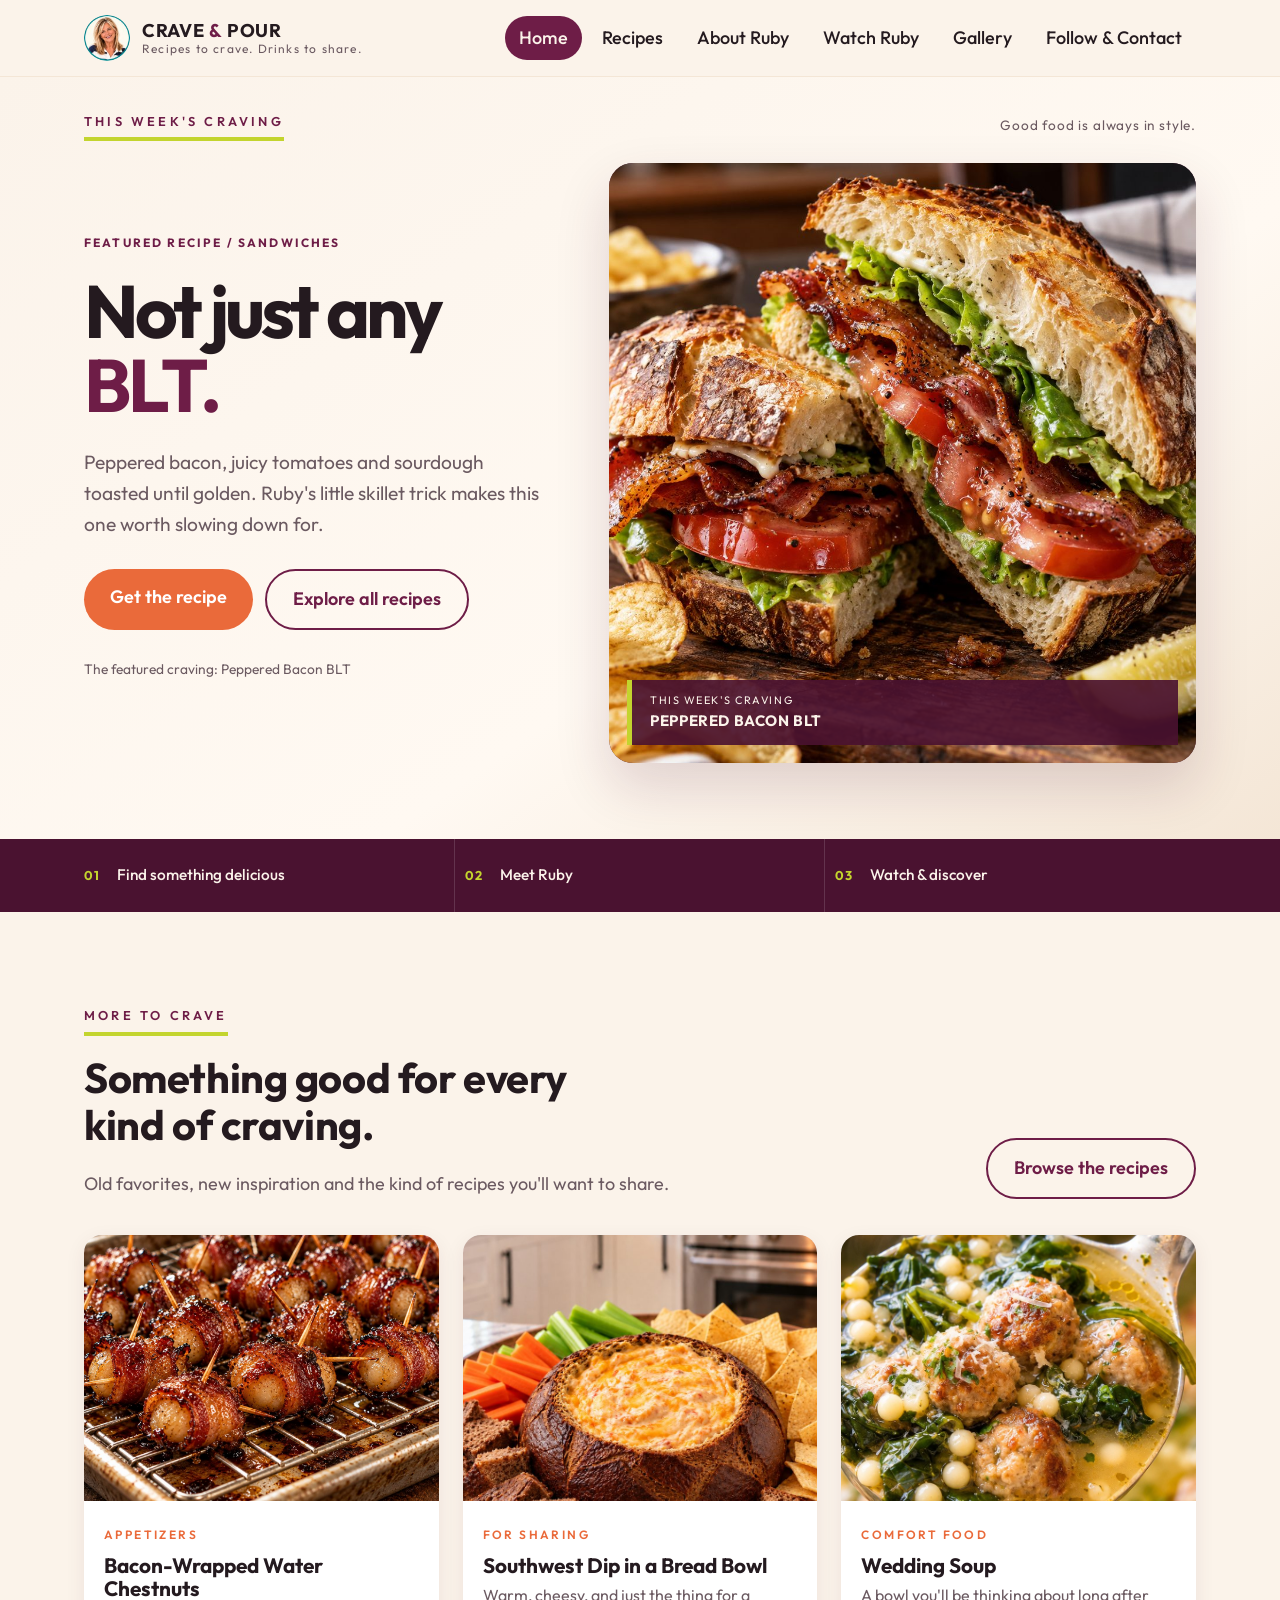
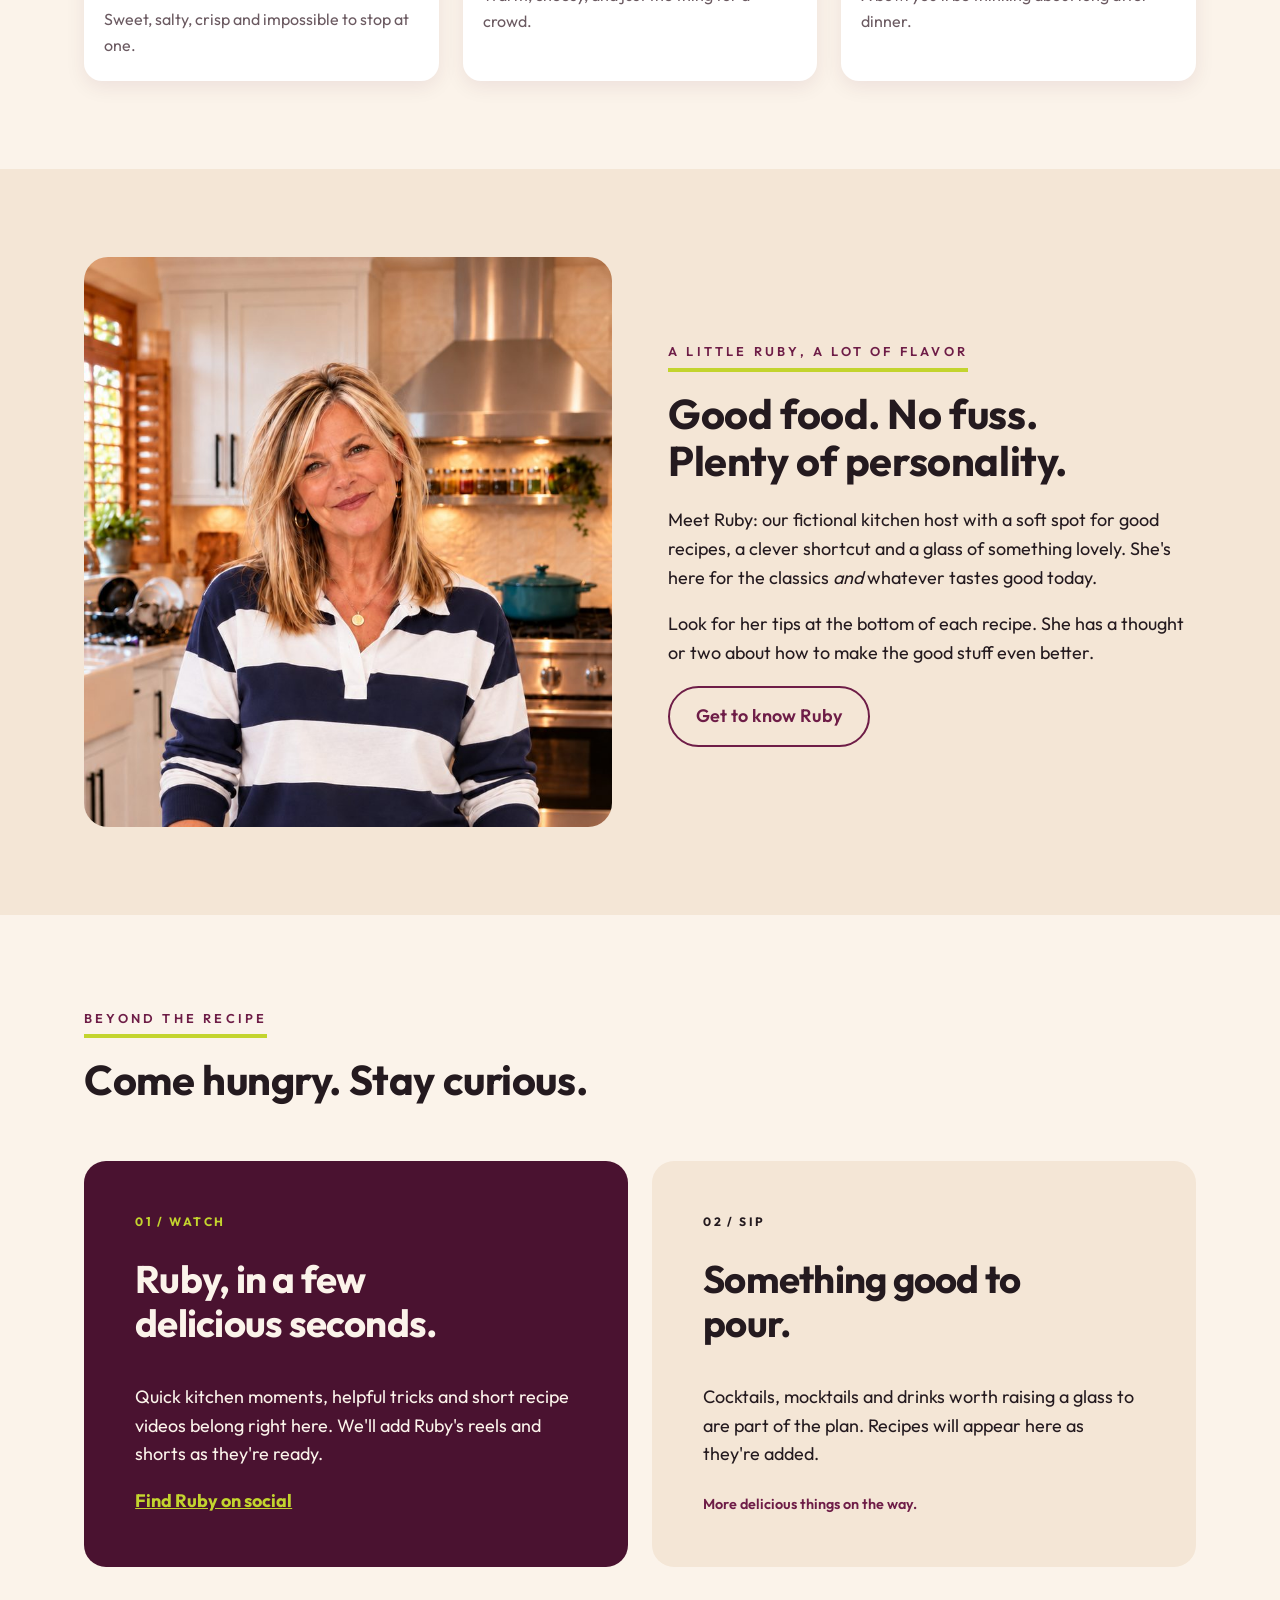
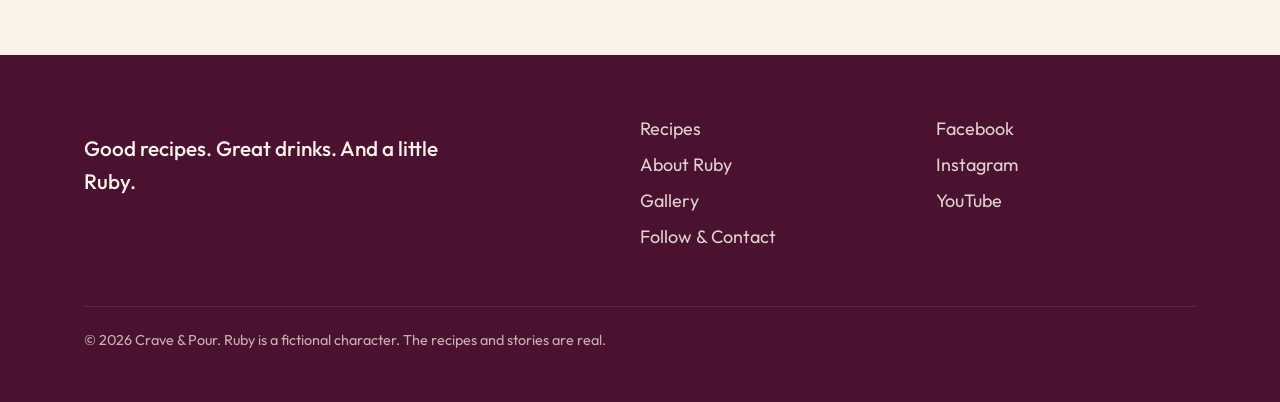
<file: index.html>
<!DOCTYPE html>
<html lang="en">
<head>
<meta charset="utf-8">
<meta name="viewport" content="width=device-width, initial-scale=1">
<title>Crave &amp; Pour | Recipes worth bringing back</title>
<meta name="description" content="Crave &amp; Pour brings together irresistible recipes, good drinks and kitchen tips from Ruby. Discover this week\&#39;s featured craving.">
<link rel="icon" href="images/ruby-icon.jpg">
<link rel="preconnect" href="https://fonts.googleapis.com">
<link rel="preconnect" href="https://fonts.gstatic.com" crossorigin>
<link href="https://fonts.googleapis.com/css2?family=Outfit:wght@300;400;500;600;700&display=swap" rel="stylesheet">
<link rel="stylesheet" href="styles.css">
</head>
<body>
<header class="site-header">
  <div class="wrap">
    <a class="brand" href="index.html">
      <img src="images/ruby-icon.jpg" alt="">
      <span class="brand-name">Crave <span class="brand-amp">&amp;</span> Pour<small>Recipes to crave. Drinks to share.</small></span>
    </a>
    <button class="menu-toggle" aria-expanded="false" aria-controls="nav">Menu</button>
    <nav class="nav" id="nav">
      <a href="index.html" aria-current="page">Home</a>
      <a href="recipes.html">Recipes</a>
      <a href="about.html">About Ruby</a>
      <a href="index.html#watch">Watch Ruby</a>
      <a href="gallery.html">Gallery</a>
      <a href="contact.html">Follow & Contact</a>
    </nav>
  </div>
</header>
<main>
<section class="feature-hero" aria-labelledby="featured-title">
  <div class="wrap">
    <div class="feature-topline">
      <span class="eyebrow">This week's craving</span>
      <span class="feature-topline-note">Good food is always in style.</span>
    </div>
    <div class="feature-grid">
      <div class="feature-copy">
        <p class="feature-kicker">FEATURED RECIPE / SANDWICHES</p>
        <h1 id="featured-title">Not just any <span>BLT.</span></h1>
        <p class="lead">Peppered bacon, juicy tomatoes and sourdough toasted until golden. Ruby's little skillet trick makes this one worth slowing down for.</p>
        <div class="actions">
          <a class="btn" href="recipes.html#blt">Get the recipe</a>
          <a class="btn alt" href="recipes.html">Explore all recipes</a>
        </div>
        <p class="feature-credit">The featured craving: Peppered Bacon BLT</p>
      </div>
      <a class="feature-image" href="recipes.html#blt" aria-label="Read the Peppered Bacon BLT recipe">
        <img src="images/blt.jpg" alt="Peppered bacon BLT on golden skillet-toasted sourdough">
        <span class="feature-image-label">THIS WEEK'S CRAVING <strong>PEPPERED BACON BLT</strong></span>
      </a>
    </div>
  </div>
</section>

<div class="explore-strip" aria-label="Explore Crave and Pour">
  <div class="wrap">
    <a href="recipes.html">01 <span>Find something delicious</span></a>
    <a href="#ruby">02 <span>Meet Ruby</span></a>
    <a href="#watch">03 <span>Watch &amp; discover</span></a>
  </div>
</div>

<section class="recipe-edit" id="discover">
  <div class="wrap">
    <div class="section-head">
      <div>
        <span class="eyebrow">More to crave</span>
        <h2>Something good for every kind of craving.</h2>
        <p class="section-deck">Old favorites, new inspiration and the kind of recipes you'll want to share.</p>
      </div>
      <a class="btn alt" href="recipes.html">Browse the recipes</a>
    </div>
    <div class="cards cards-three">
      <a class="card" href="recipes.html#water-chestnuts">
        <img src="images/water-chestnuts.jpg" alt="Glossy bacon-wrapped water chestnuts ready to serve" loading="lazy">
        <div class="card-body"><span class="tag">Appetizers</span><h3>Bacon-Wrapped Water Chestnuts</h3><p>Sweet, salty, crisp and impossible to stop at one.</p></div>
      </a>
      <a class="card" href="recipes.html#southwest-dip">
        <img src="images/southwest-dip.jpg" alt="Warm Southwest dip served in a bread bowl" loading="lazy">
        <div class="card-body"><span class="tag">For sharing</span><h3>Southwest Dip in a Bread Bowl</h3><p>Warm, cheesy, and just the thing for a crowd.</p></div>
      </a>
      <a class="card" href="recipes.html#wedding-soup">
        <img src="images/wedding-soup.jpg" alt="Italian wedding soup with meatballs, pasta and spinach" loading="lazy">
        <div class="card-body"><span class="tag">Comfort food</span><h3>Wedding Soup</h3><p>A bowl you'll be thinking about long after dinner.</p></div>
      </a>
    </div>
  </div>
</section>

<section class="tint ruby-section" id="ruby">
  <div class="wrap split">
    <img src="images/ruby-kitchen.jpg" alt="Ruby smiling in her kitchen with a platter of appetizers" loading="lazy">
    <div>
      <span class="eyebrow">A little Ruby, a lot of flavor</span>
      <h2>Good food. No fuss. Plenty of personality.</h2>
      <p>Meet Ruby: our fictional kitchen host with a soft spot for good recipes, a clever shortcut and a glass of something lovely. She's here for the classics <em>and</em> whatever tastes good today.</p>
      <p>Look for her tips at the bottom of each recipe. She has a thought or two about how to make the good stuff even better.</p>
      <a class="btn alt" href="about.html">Get to know Ruby</a>
    </div>
  </div>
</section>

<section class="discover-more" id="watch">
  <div class="wrap">
    <div class="section-head">
      <div>
        <span class="eyebrow">Beyond the recipe</span>
        <h2>Come hungry. Stay curious.</h2>
      </div>
    </div>
    <div class="feature-panels">
      <div class="feature-panel feature-panel-dark">
        <span class="panel-index">01 / WATCH</span>
        <h3>Ruby, in a few delicious seconds.</h3>
        <p>Quick kitchen moments, helpful tricks and short recipe videos belong right here. We'll add Ruby's reels and shorts as they're ready.</p>
        <a href="contact.html#follow">Find Ruby on social</a>
      </div>
      <div class="feature-panel feature-panel-light" id="drinks">
        <span class="panel-index">02 / SIP</span>
        <h3>Something good to pour.</h3>
        <p>Cocktails, mocktails and drinks worth raising a glass to are part of the plan. Recipes will appear here as they're added.</p>
        <span class="coming-note">More delicious things on the way.</span>
      </div>
    </div>
  </div>
</section>
</main>
<footer class="site-footer">
  <div class="wrap">
    <div>
      <p class="footer-tag">Good recipes. Great drinks. And a little Ruby.</p>
    </div>
    <div>
      <ul>
        <li><a href="recipes.html">Recipes</a></li>
        <li><a href="about.html">About Ruby</a></li>
        <li><a href="gallery.html">Gallery</a></li>
        <li><a href="contact.html">Follow &amp; Contact</a></li>
      </ul>
    </div>
    <div>
      <ul>
        <li><a href="contact.html#follow">Facebook</a></li>
        <li><a href="contact.html#follow">Instagram</a></li>
        <li><a href="contact.html#follow">YouTube</a></li>
      </ul>
    </div>
    <p class="fine">&copy; <span class="year"></span> Crave &amp; Pour. Ruby is a fictional character. The recipes and stories are real.</p>
  </div>
</footer>
<script src="site.js"></script>
</body>
</html>
</file>
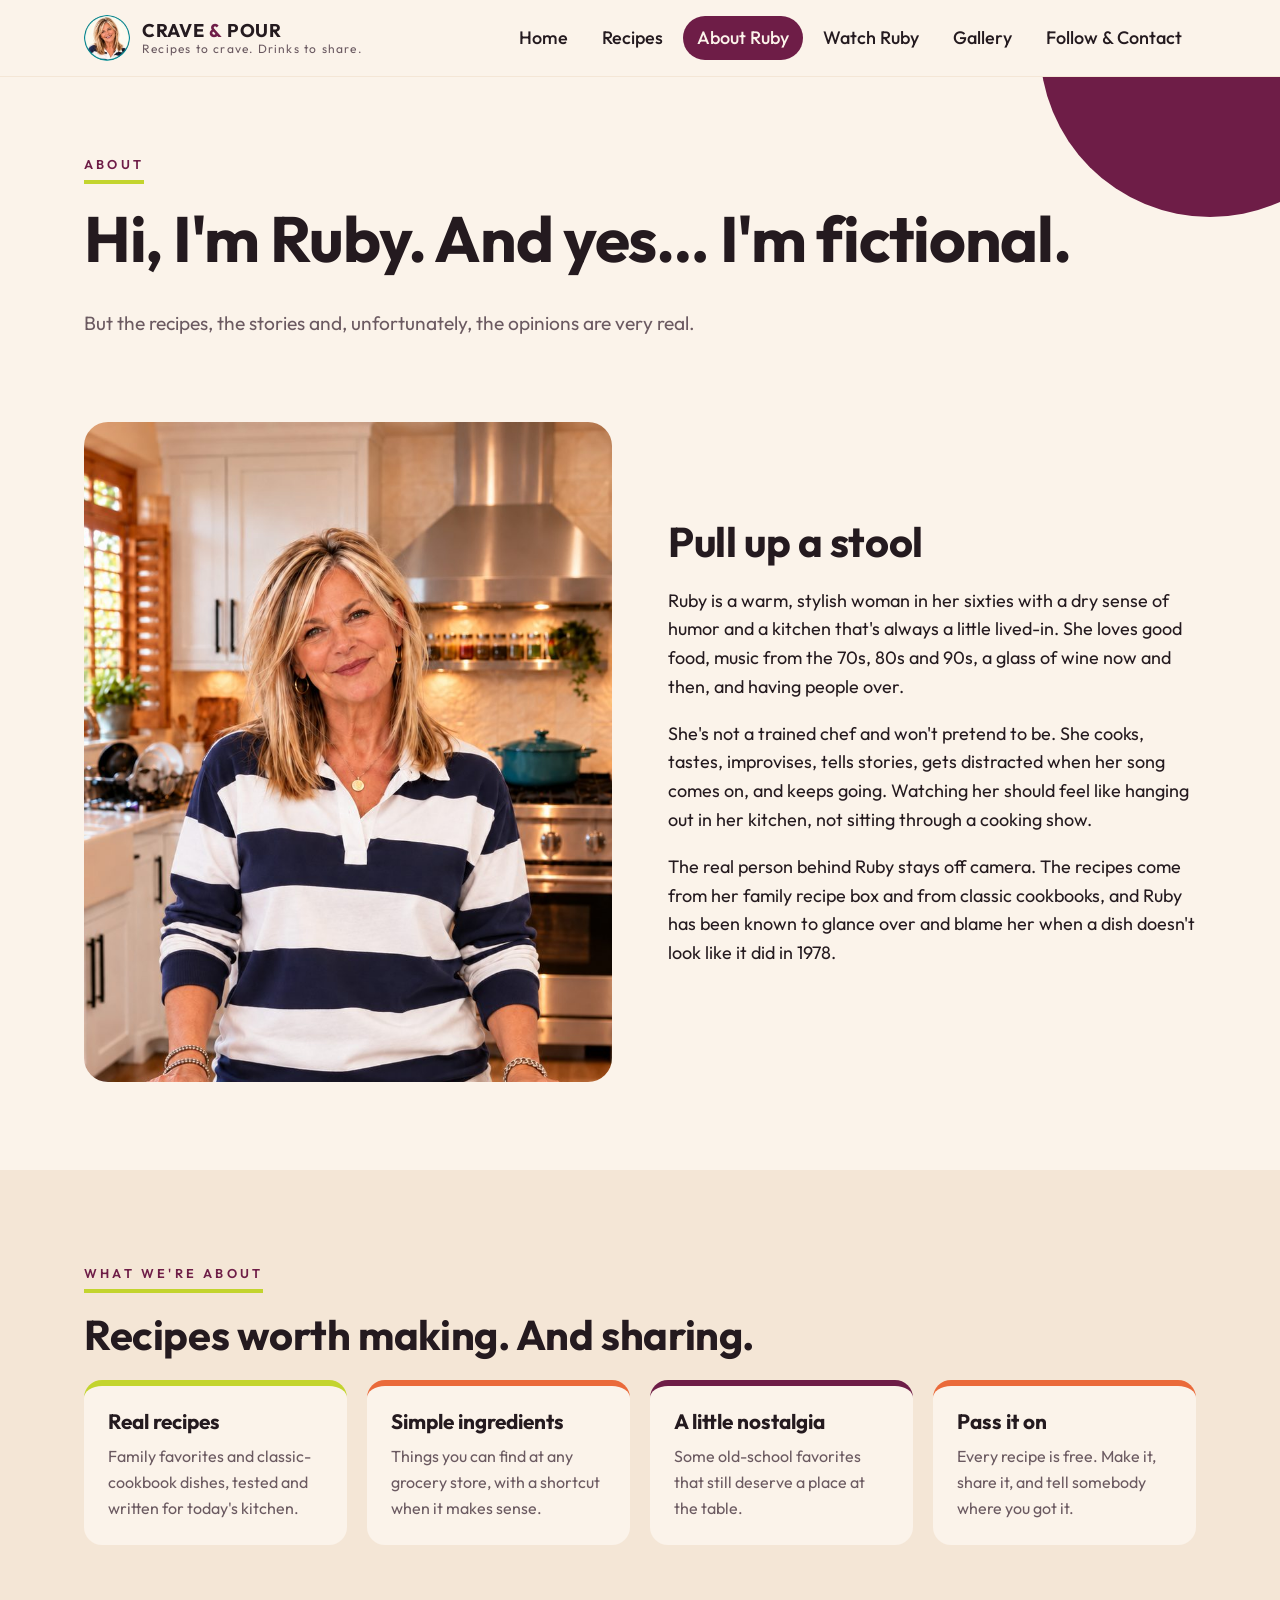
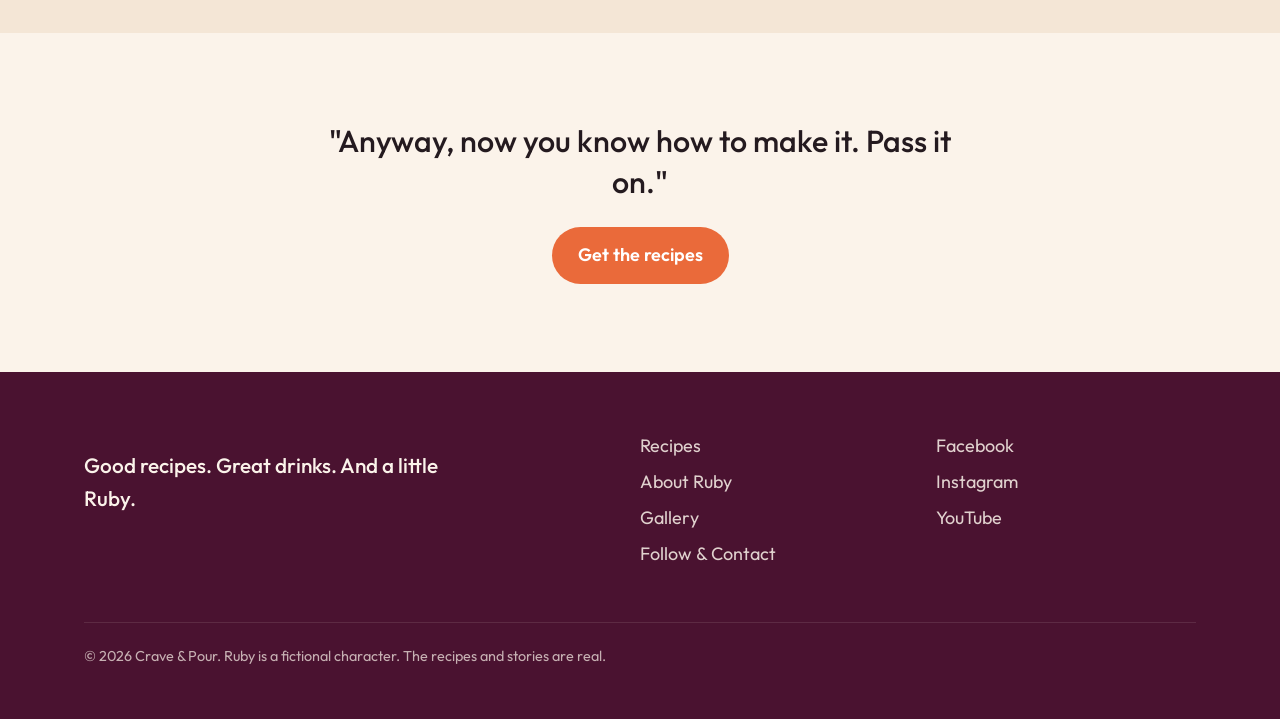
<file: about.html>
<!DOCTYPE html>
<html lang="en">
<head>
<meta charset="utf-8">
<meta name="viewport" content="width=device-width, initial-scale=1">
<title>About Ruby | Crave &amp; Pour</title>
<meta name="description" content="Meet Ruby, the fictional host of Crave & Pour: old favorites, new discoveries and plenty of personality.">
<link rel="icon" href="images/ruby-icon.jpg">
<link rel="preconnect" href="https://fonts.googleapis.com">
<link rel="preconnect" href="https://fonts.gstatic.com" crossorigin>
<link href="https://fonts.googleapis.com/css2?family=Outfit:wght@300;400;500;600;700&display=swap" rel="stylesheet">
<link rel="stylesheet" href="styles.css">
</head>
<body>
<header class="site-header">
  <div class="wrap">
    <a class="brand" href="index.html">
      <img src="images/ruby-icon.jpg" alt="">
      <span class="brand-name">Crave <span class="brand-amp">&amp;</span> Pour<small>Recipes to crave. Drinks to share.</small></span>
    </a>
    <button class="menu-toggle" aria-expanded="false" aria-controls="nav">Menu</button>
    <nav class="nav" id="nav">
      <a href="index.html">Home</a>
      <a href="recipes.html">Recipes</a>
      <a href="about.html" aria-current="page">About Ruby</a>
      <a href="index.html#watch">Watch Ruby</a>
      <a href="gallery.html">Gallery</a>
      <a href="contact.html">Follow & Contact</a>
    </nav>
  </div>
</header>
<main>
<div class="page-head">
  <div class="wrap">
    <span class="eyebrow">About</span>
    <h1>Hi, I'm Ruby. And yes&hellip; I'm fictional.</h1>
    <p class="lead">But the recipes, the stories and, unfortunately, the opinions are very real.</p>
  </div>
</div>

<section style="padding-top: 24px;">
  <div class="wrap split">
    <img src="images/ruby-kitchen.jpg" alt="Ruby in a navy and white striped rugby shirt in her kitchen" style="aspect-ratio: 4 / 5; object-fit: cover; object-position: top;">
    <div>
      <h2>Pull up a stool</h2>
      <p>Ruby is a warm, stylish woman in her sixties with a dry sense of humor and a kitchen that's always a little lived-in. She loves good food, music from the 70s, 80s and 90s, a glass of wine now and then, and having people over.</p>
      <p>She's not a trained chef and won't pretend to be. She cooks, tastes, improvises, tells stories, gets distracted when her song comes on, and keeps going. Watching her should feel like hanging out in her kitchen, not sitting through a cooking show.</p>
      <p>The real person behind Ruby stays off camera. The recipes come from her family recipe box and from classic cookbooks, and Ruby has been known to glance over and blame her when a dish doesn't look like it did in 1978.</p>
    </div>
  </div>
</section>

<section class="tint">
  <div class="wrap">
    <span class="eyebrow">What we're about</span>
    <h2>Recipes worth making. And sharing.</h2>
    <div class="segments">
      <div class="segment"><h3>Real recipes</h3><p>Family favorites and classic-cookbook dishes, tested and written for today's kitchen.</p></div>
      <div class="segment"><h3>Simple ingredients</h3><p>Things you can find at any grocery store, with a shortcut when it makes sense.</p></div>
      <div class="segment"><h3>A little nostalgia</h3><p>Some old-school favorites that still deserve a place at the table.</p></div>
      <div class="segment"><h3>Pass it on</h3><p>Every recipe is free. Make it, share it, and tell somebody where you got it.</p></div>
    </div>
  </div>
</section>

<section>
  <div class="wrap" style="text-align: center;">
    <blockquote class="quote" style="border: 0; padding: 0; max-width: 32ch; margin: 0 auto 24px;">"Anyway, now you know how to make it. Pass it on."</blockquote>
    <a class="btn" href="recipes.html">Get the recipes</a>
  </div>
</section>
</main>
<footer class="site-footer">
  <div class="wrap">
    <div>
      <p class="footer-tag">Good recipes. Great drinks. And a little Ruby.</p>
    </div>
    <div>
      <ul>
        <li><a href="recipes.html">Recipes</a></li>
        <li><a href="about.html">About Ruby</a></li>
        <li><a href="gallery.html">Gallery</a></li>
        <li><a href="contact.html">Follow &amp; Contact</a></li>
      </ul>
    </div>
    <div>
      <ul>
        <li><a href="contact.html#follow">Facebook</a></li>
        <li><a href="contact.html#follow">Instagram</a></li>
        <li><a href="contact.html#follow">YouTube</a></li>
      </ul>
    </div>
    <p class="fine">&copy; <span class="year"></span> Crave &amp; Pour. Ruby is a fictional character. The recipes and stories are real.</p>
  </div>
</footer>
<script src="site.js"></script>
</body>
</html>
</file>
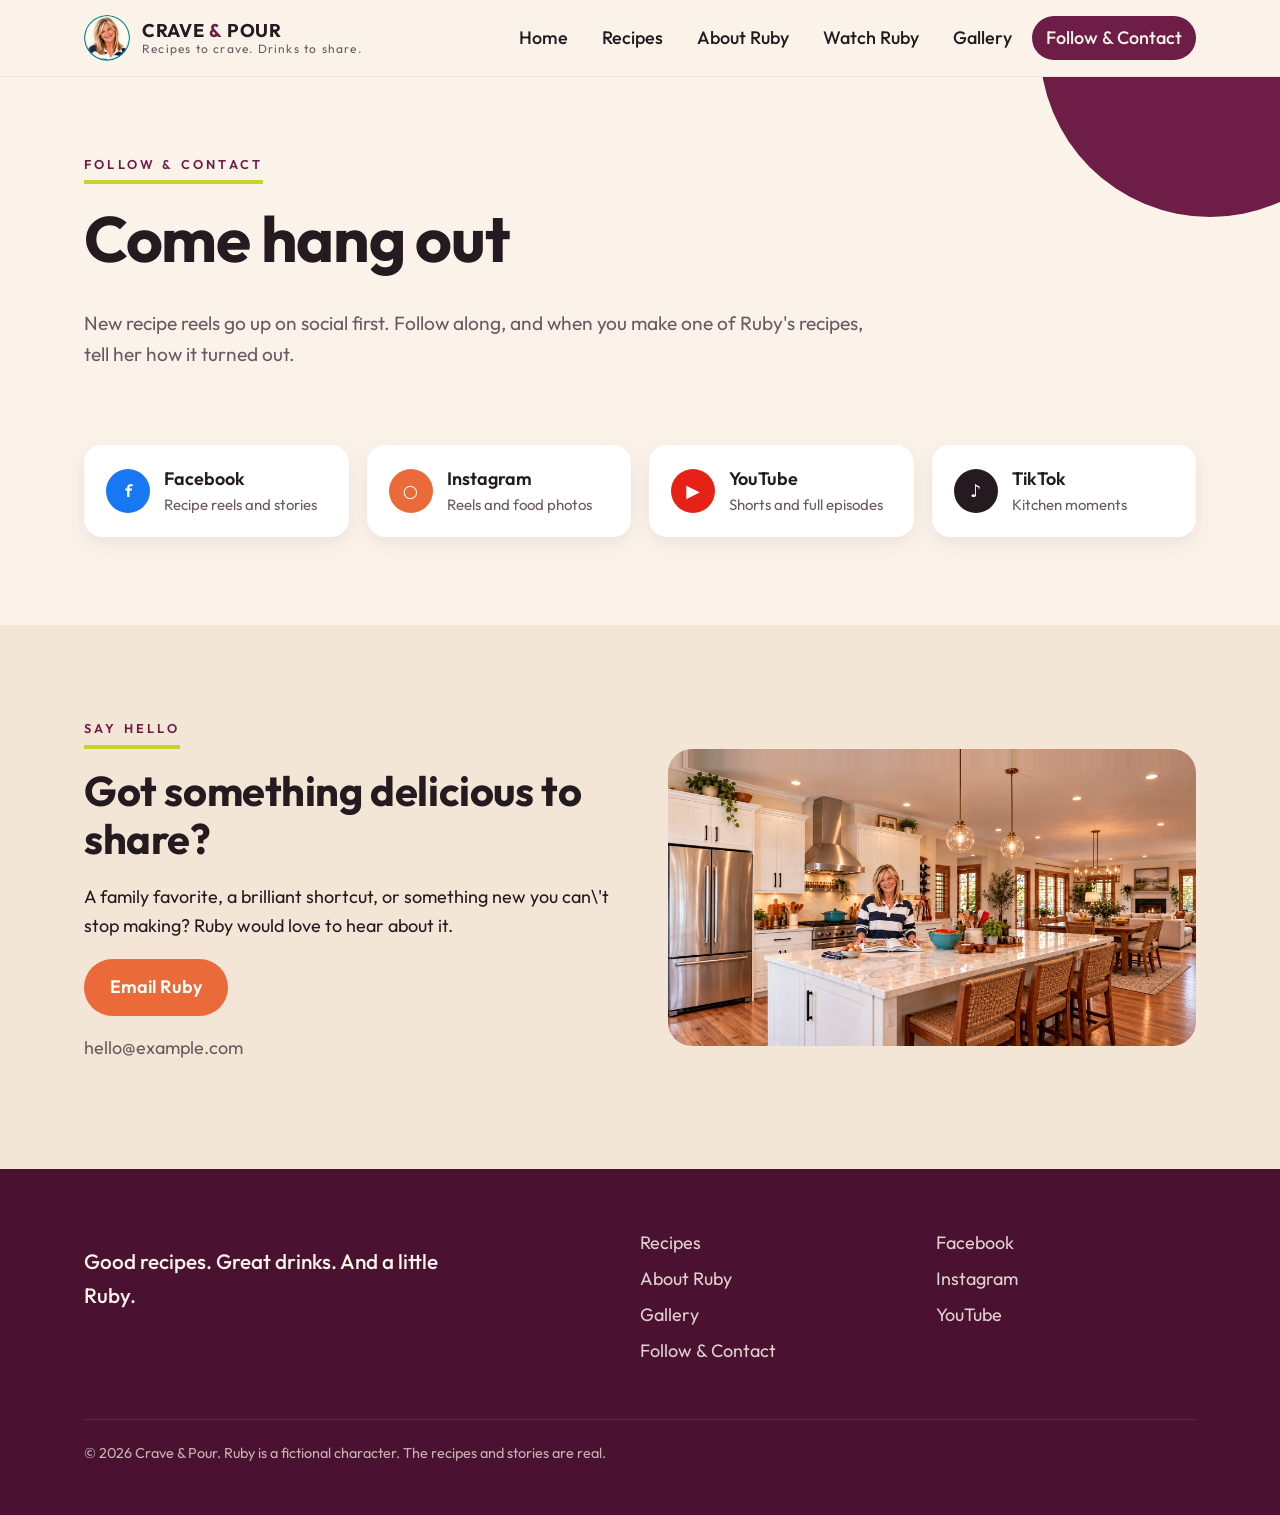
<file: contact.html>
<!DOCTYPE html>
<html lang="en">
<head>
<meta charset="utf-8">
<meta name="viewport" content="width=device-width, initial-scale=1">
<title>Follow & Contact | Crave &amp; Pour</title>
<meta name="description" content="Follow Crave &amp; Pour for new recipe reels, or get in touch.">
<link rel="icon" href="images/ruby-icon.jpg">
<link rel="preconnect" href="https://fonts.googleapis.com">
<link rel="preconnect" href="https://fonts.gstatic.com" crossorigin>
<link href="https://fonts.googleapis.com/css2?family=Outfit:wght@300;400;500;600;700&display=swap" rel="stylesheet">
<link rel="stylesheet" href="styles.css">
</head>
<body>
<header class="site-header">
  <div class="wrap">
    <a class="brand" href="index.html">
      <img src="images/ruby-icon.jpg" alt="">
      <span class="brand-name">Crave <span class="brand-amp">&amp;</span> Pour<small>Recipes to crave. Drinks to share.</small></span>
    </a>
    <button class="menu-toggle" aria-expanded="false" aria-controls="nav">Menu</button>
    <nav class="nav" id="nav">
      <a href="index.html">Home</a>
      <a href="recipes.html">Recipes</a>
      <a href="about.html">About Ruby</a>
      <a href="index.html#watch">Watch Ruby</a>
      <a href="gallery.html">Gallery</a>
      <a href="contact.html" aria-current="page">Follow & Contact</a>
    </nav>
  </div>
</header>
<main>
<div class="page-head">
  <div class="wrap">
    <span class="eyebrow">Follow &amp; Contact</span>
    <h1>Come hang out</h1>
    <p class="lead">New recipe reels go up on social first. Follow along, and when you make one of Ruby's recipes, tell her how it turned out.</p>
  </div>
</div>

<section style="padding-top: 16px;" id="follow">
  <div class="wrap">
    <div class="socials">
      <a class="social" href="#"><span class="dot" style="background: #1877f2;">f</span><span>Facebook<small>Recipe reels and stories</small></span></a>
      <a class="social" href="#"><span class="dot" style="background: var(--coral);">&#9675;</span><span>Instagram<small>Reels and food photos</small></span></a>
      <a class="social" href="#"><span class="dot" style="background: #e62117;">&#9654;</span><span>YouTube<small>Shorts and full episodes</small></span></a>
      <a class="social" href="#"><span class="dot" style="background: var(--ink);">&#9834;</span><span>TikTok<small>Kitchen moments</small></span></a>
    </div>
  </div>
</section>

<section class="tint">
  <div class="wrap split">
    <div>
      <span class="eyebrow">Say hello</span>
      <h2>Got something delicious to share?</h2>
      <p>A family favorite, a brilliant shortcut, or something new you can\&#39;t stop making? Ruby would love to hear about it.</p>
      <a class="btn" href="mailto:hello@example.com">Email Ruby</a>
      <p class="quote-by">hello@example.com</p>
    </div>
    <img src="images/hero-kitchen.jpg" alt="Ruby in her bright, open kitchen" style="border-radius: 24px;">
  </div>
</section>
</main>
<footer class="site-footer">
  <div class="wrap">
    <div>
      <p class="footer-tag">Good recipes. Great drinks. And a little Ruby.</p>
    </div>
    <div>
      <ul>
        <li><a href="recipes.html">Recipes</a></li>
        <li><a href="about.html">About Ruby</a></li>
        <li><a href="gallery.html">Gallery</a></li>
        <li><a href="contact.html">Follow &amp; Contact</a></li>
      </ul>
    </div>
    <div>
      <ul>
        <li><a href="contact.html#follow">Facebook</a></li>
        <li><a href="contact.html#follow">Instagram</a></li>
        <li><a href="contact.html#follow">YouTube</a></li>
      </ul>
    </div>
    <p class="fine">&copy; <span class="year"></span> Crave &amp; Pour. Ruby is a fictional character. The recipes and stories are real.</p>
  </div>
</footer>
<script src="site.js"></script>
</body>
</html>
</file>
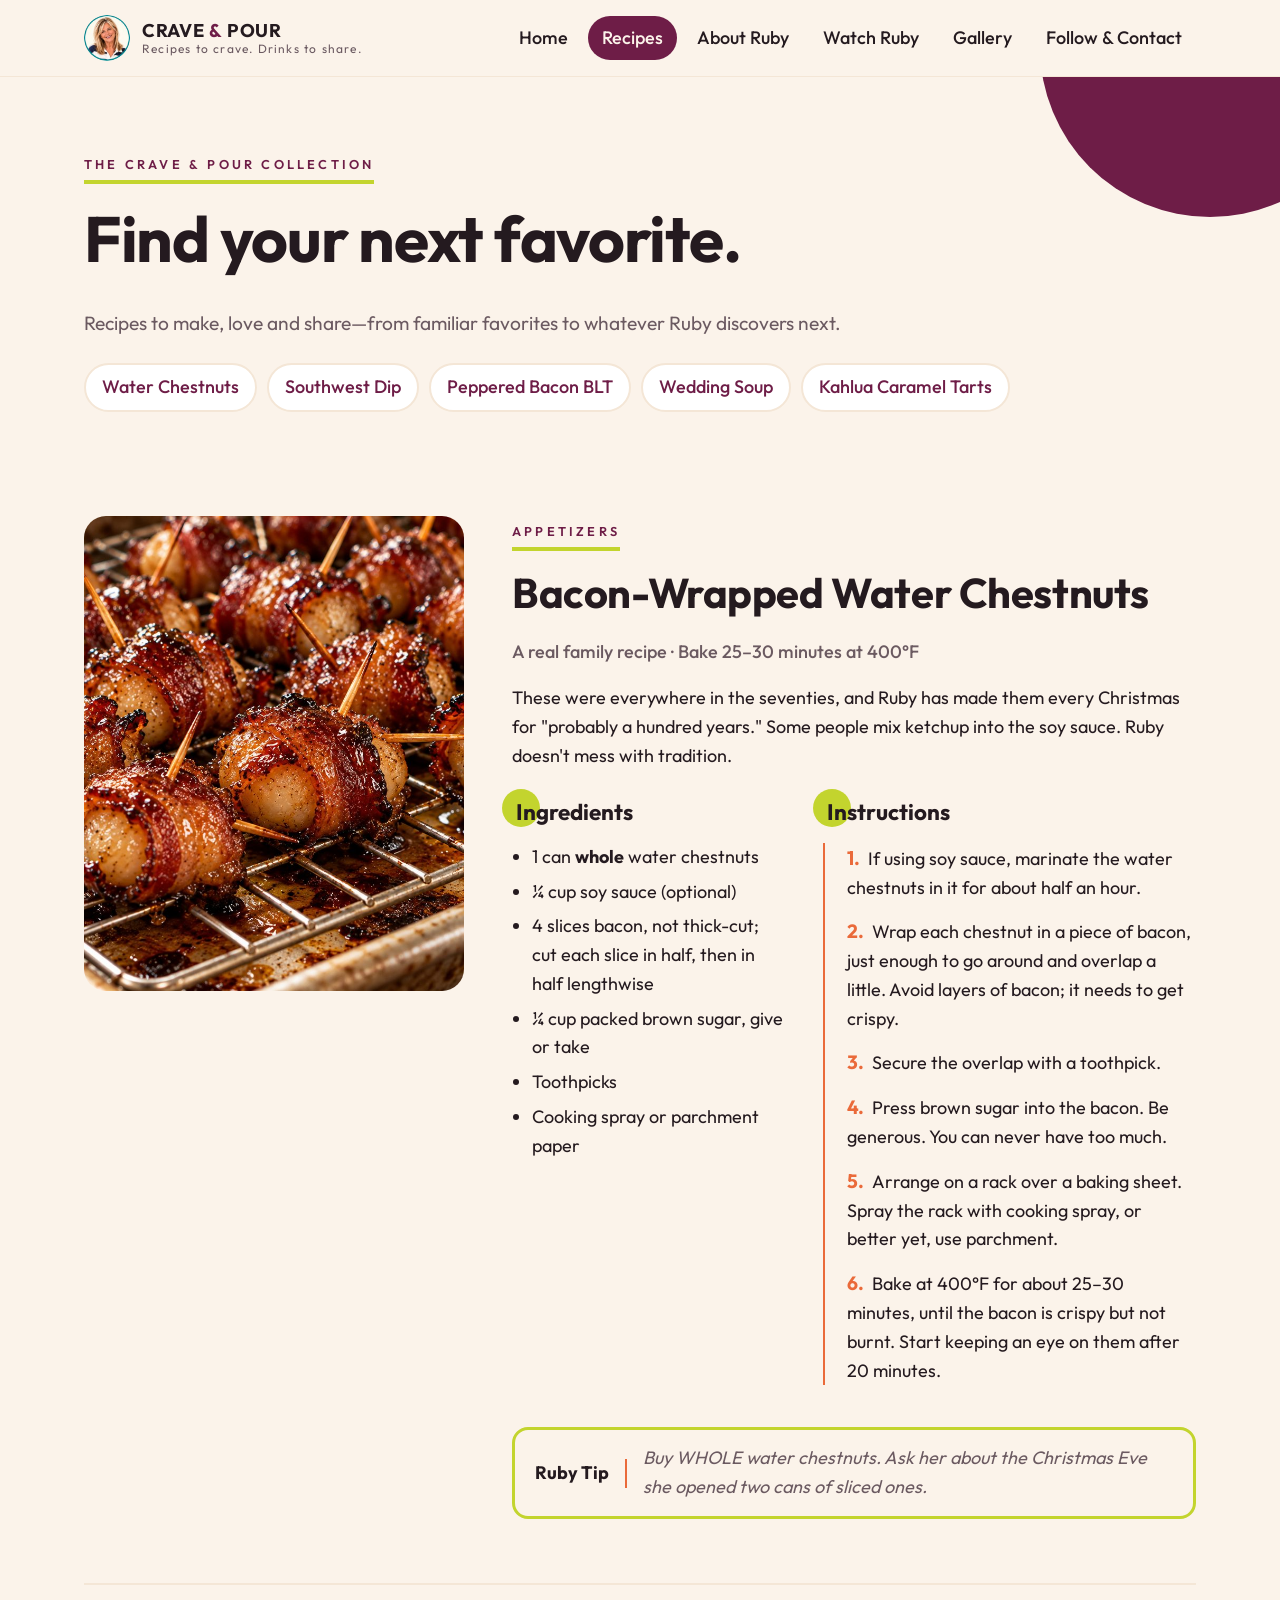
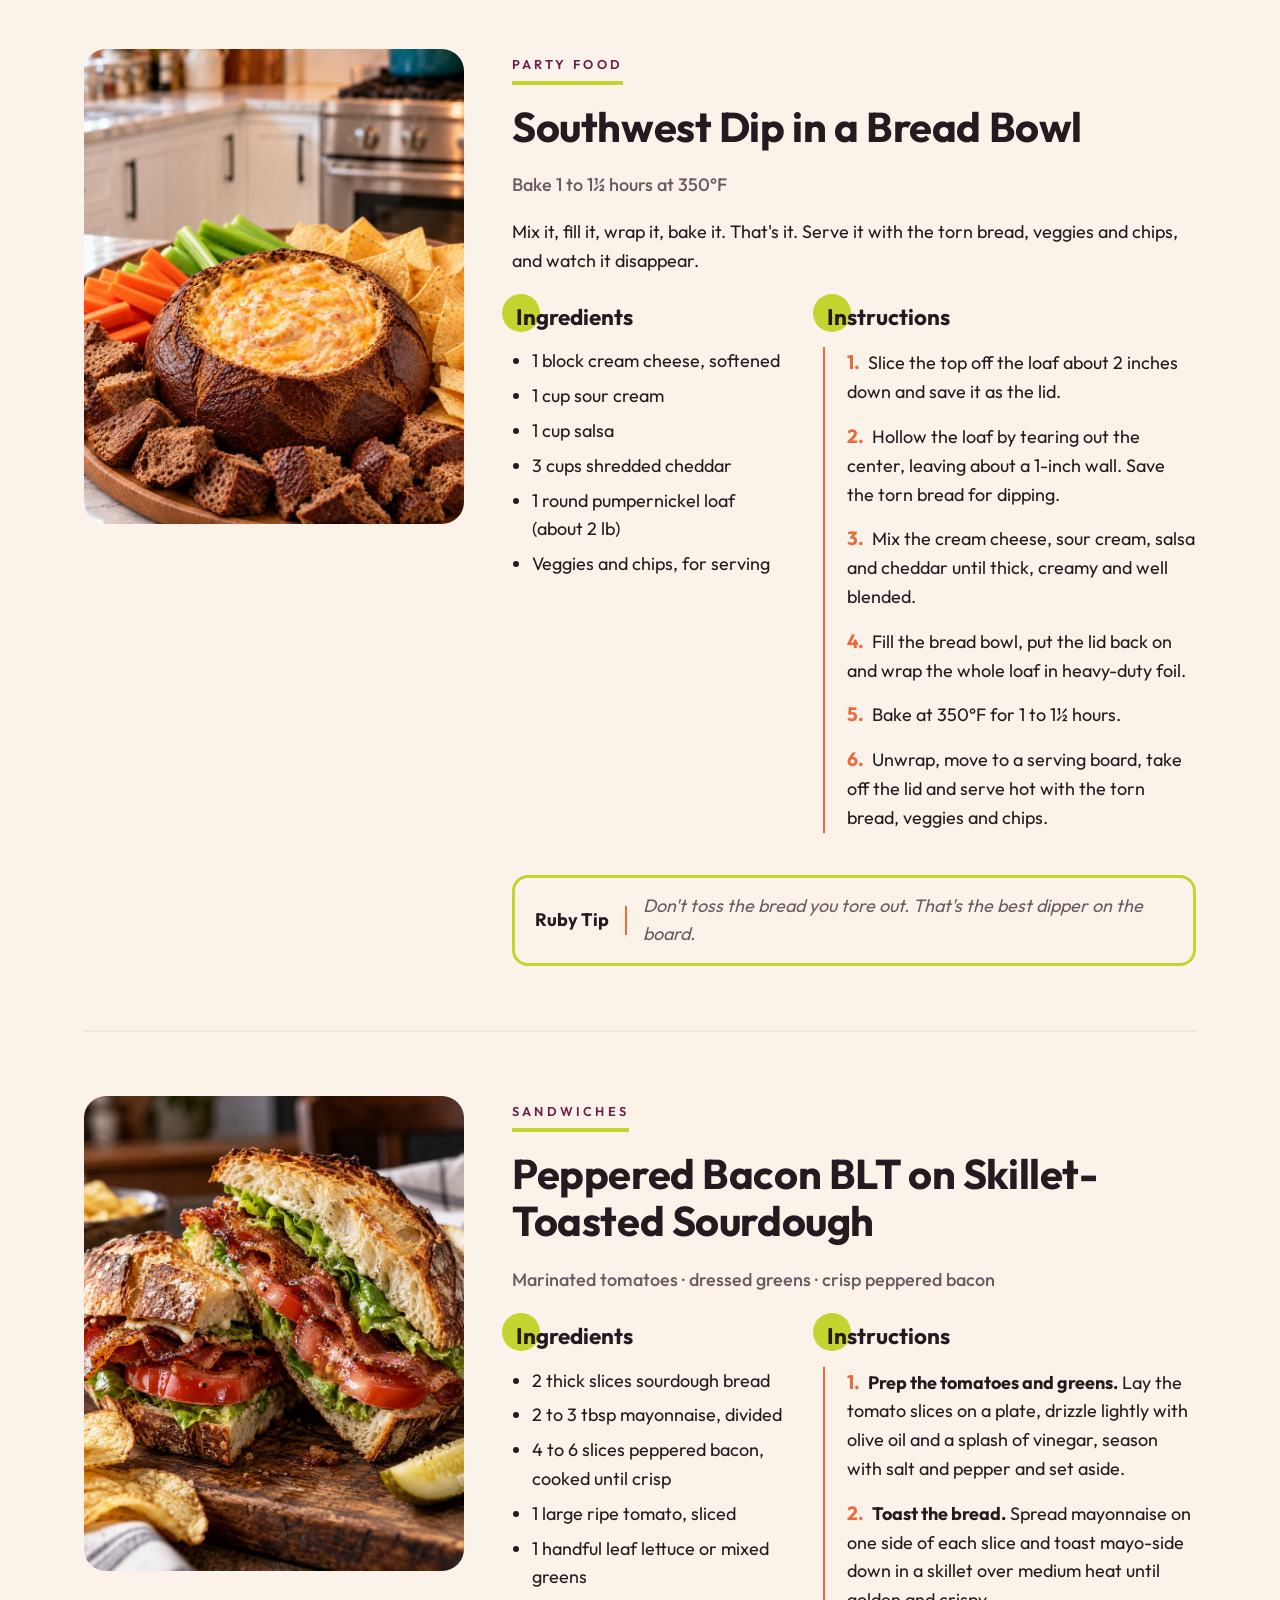
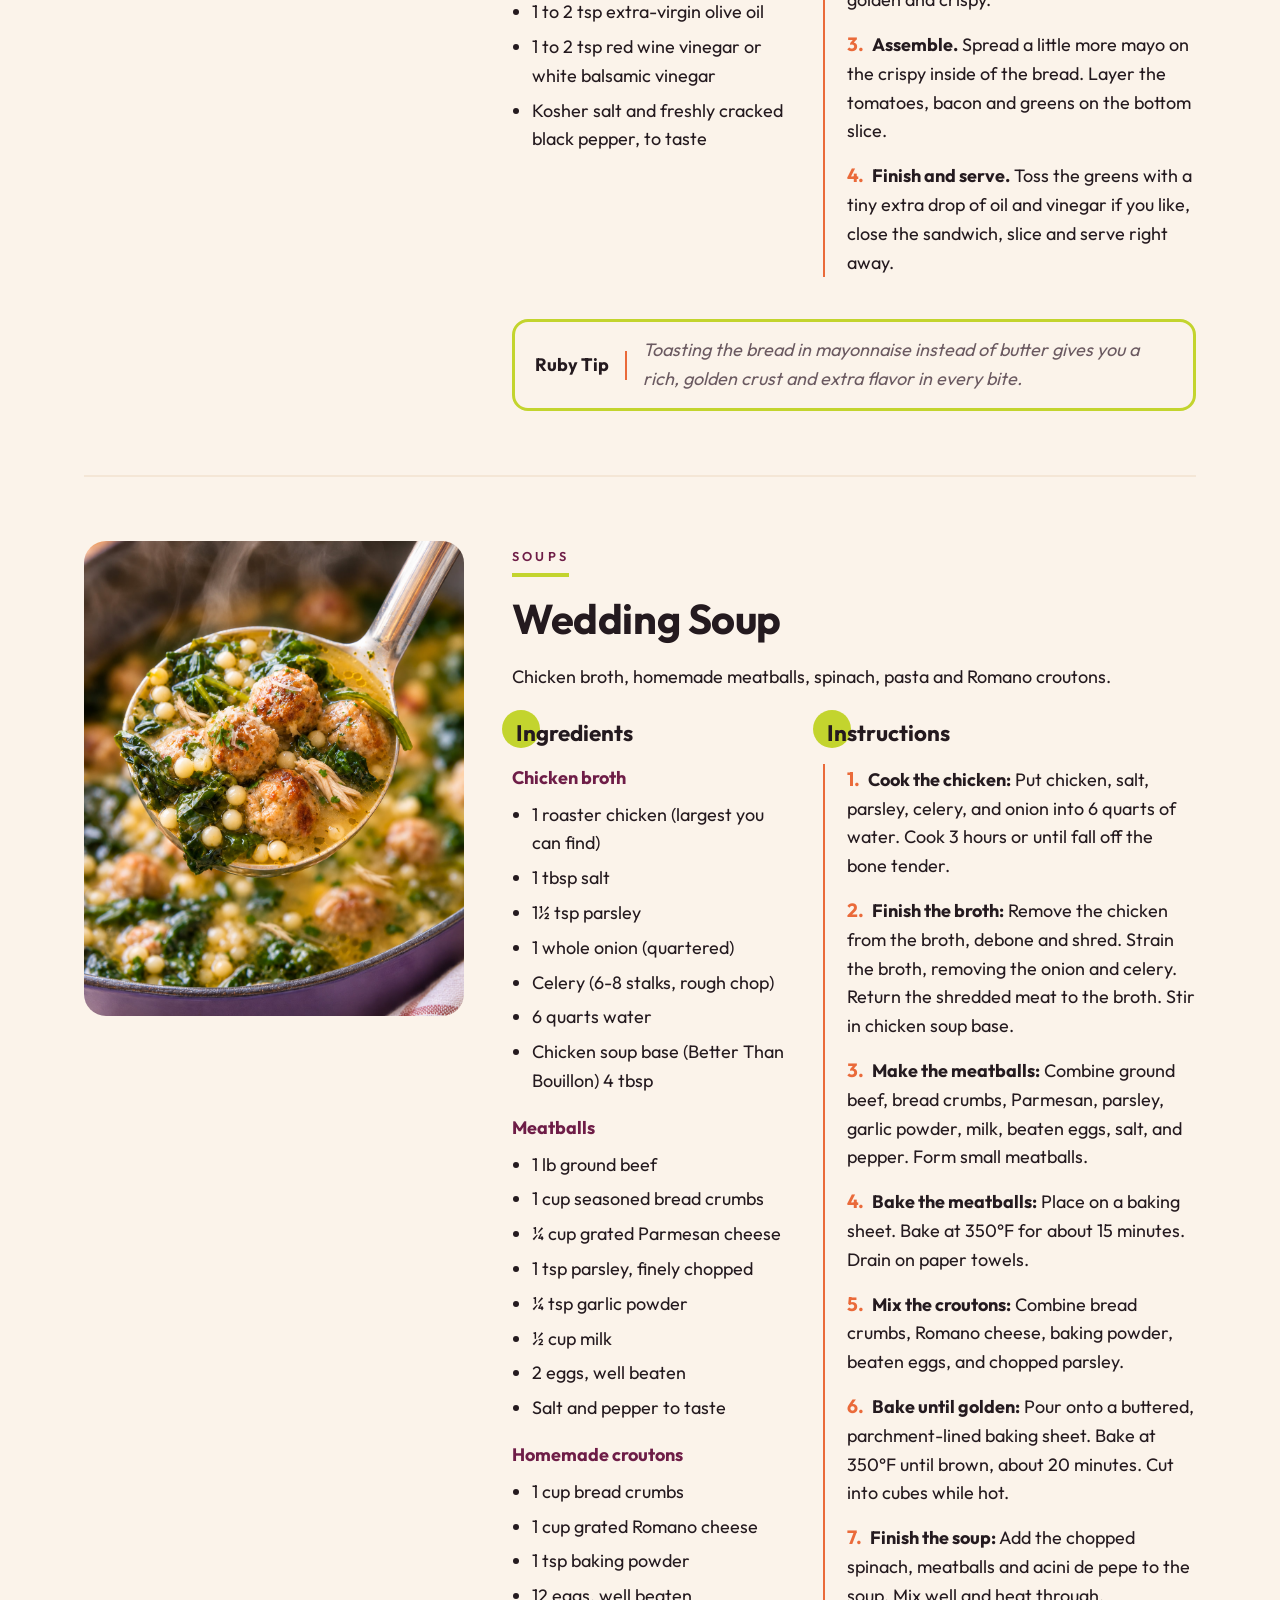
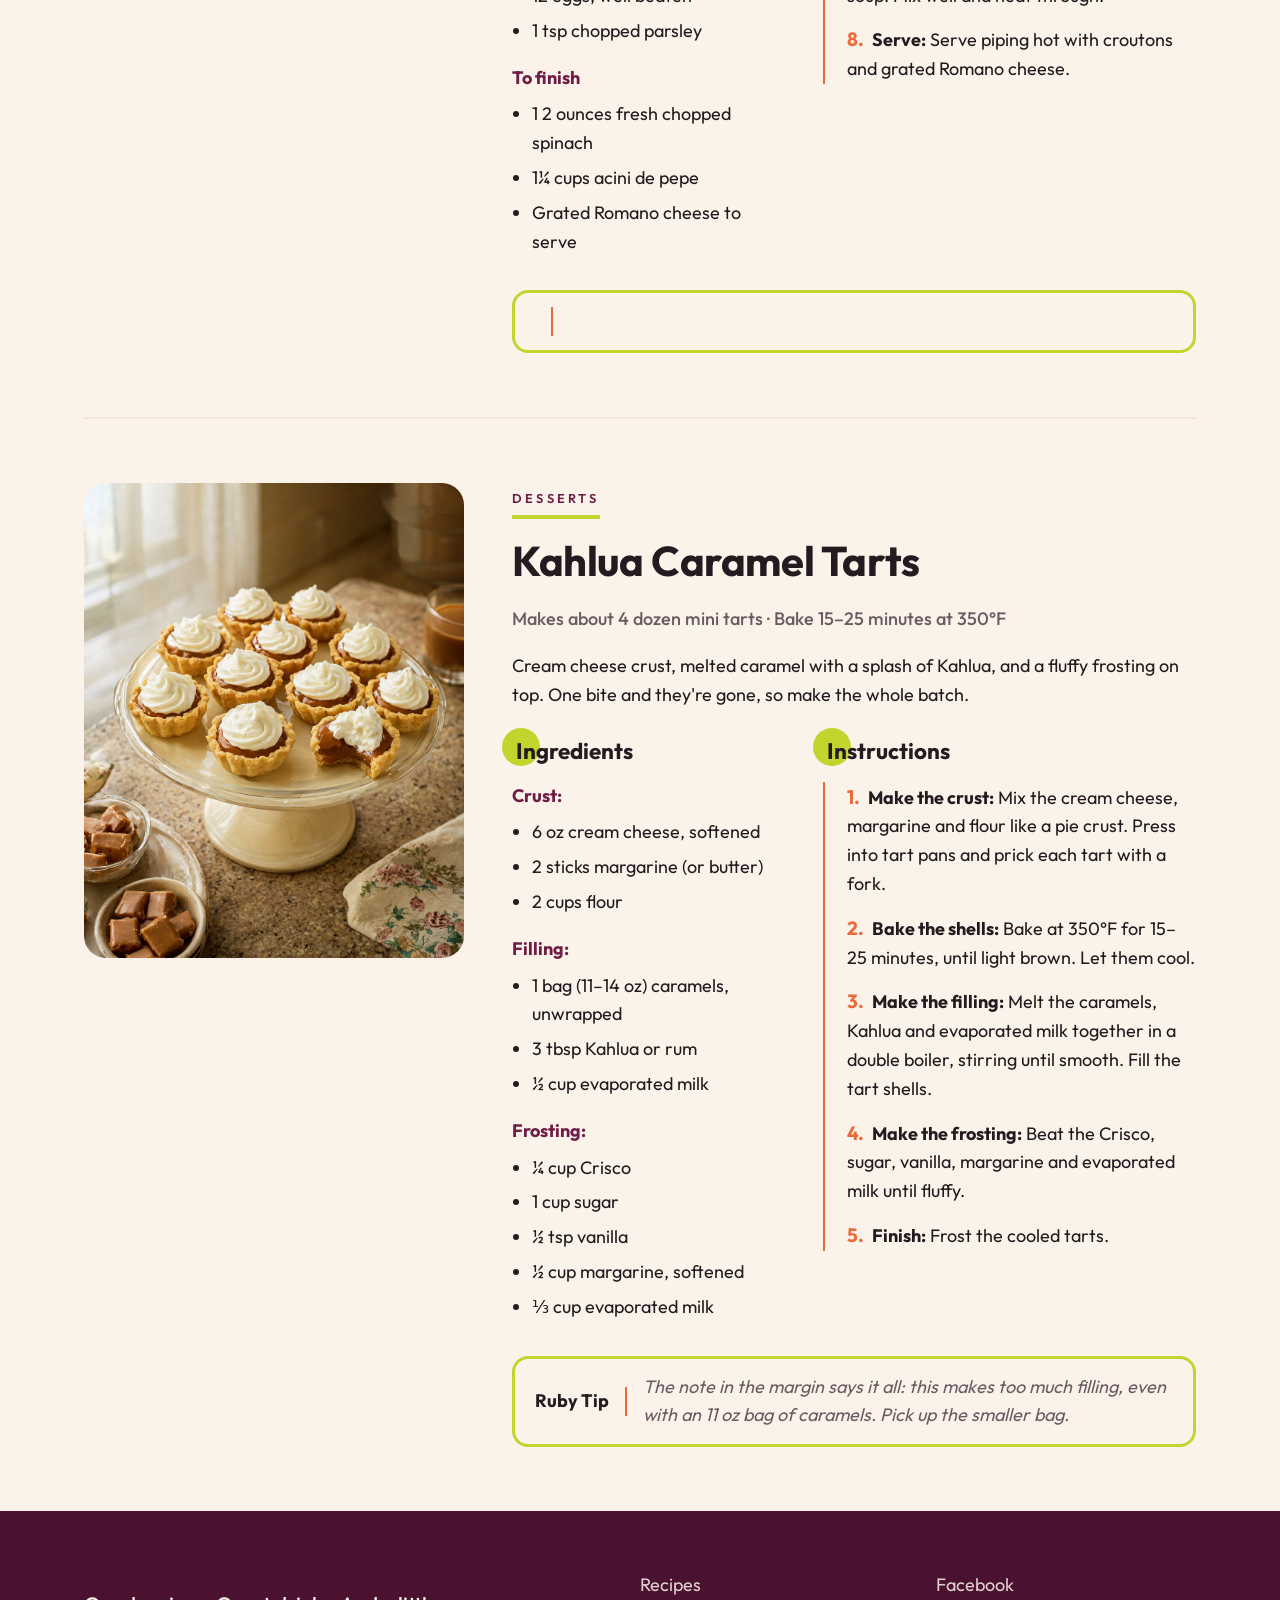
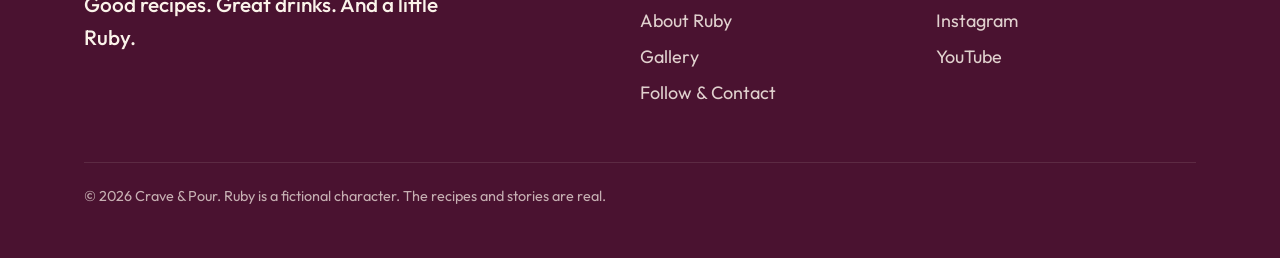
<file: recipes.html>
<!DOCTYPE html>
<html lang="en">
<head>
<meta charset="utf-8">
<meta name="viewport" content="width=device-width, initial-scale=1">
<title>Recipes | Crave &amp; Pour</title>
<meta name="description" content="Ruby's Recipe Rewind: bacon-wrapped water chestnuts, Southwest bread bowl dip, corned beef hash with baked eggs and more.">
<link rel="icon" href="images/ruby-icon.jpg">
<link rel="preconnect" href="https://fonts.googleapis.com">
<link rel="preconnect" href="https://fonts.gstatic.com" crossorigin>
<link href="https://fonts.googleapis.com/css2?family=Outfit:wght@300;400;500;600;700&display=swap" rel="stylesheet">
<link rel="stylesheet" href="styles.css">
</head>
<body>
<header class="site-header">
  <div class="wrap">
    <a class="brand" href="index.html">
      <img src="images/ruby-icon.jpg" alt="">
      <span class="brand-name">Crave <span class="brand-amp">&amp;</span> Pour<small>Recipes to crave. Drinks to share.</small></span>
    </a>
    <button class="menu-toggle" aria-expanded="false" aria-controls="nav">Menu</button>
    <nav class="nav" id="nav">
      <a href="index.html">Home</a>
      <a href="recipes.html" aria-current="page">Recipes</a>
      <a href="about.html">About Ruby</a>
      <a href="index.html#watch">Watch Ruby</a>
      <a href="gallery.html">Gallery</a>
      <a href="contact.html">Follow & Contact</a>
    </nav>
  </div>
</header>
<main>
<div class="page-head">
  <div class="wrap">
    <span class="eyebrow">The Crave &amp; Pour collection</span>
    <h1>Find your next favorite.</h1>
    <p class="lead">Recipes to make, love and share—from familiar favorites to whatever Ruby discovers next.</p>
    <div class="jump">
      <a href="#water-chestnuts">Water Chestnuts</a>
      <a href="#southwest-dip">Southwest Dip</a>
      <a href="#blt">Peppered Bacon BLT</a>
      <a href="#wedding-soup">Wedding Soup</a>
      <a href="#kahlua-tarts">Kahlua Caramel Tarts</a>
    </div>
  </div>
</div>

<div class="wrap">
  <article class="recipe" id="water-chestnuts">
    <div class="recipe-photo"><img src="images/water-chestnuts.jpg" alt="Bacon-wrapped water chestnuts on a baking rack"></div>
    <div>
      <span class="eyebrow">Appetizers</span>
      <h2>Bacon-Wrapped Water Chestnuts</h2>
      <p class="meta">A real family recipe · Bake 25–30 minutes at 400°F</p>
      <p>These were everywhere in the seventies, and Ruby has made them every Christmas for "probably a hundred years." Some people mix ketchup into the soy sauce. Ruby doesn't mess with tradition.</p>
      <div class="recipe-cols">
        <div>
          <h4>Ingredients</h4>
          <ul>
            <li>1 can <strong>whole</strong> water chestnuts</li>
            <li>¼ cup soy sauce (optional)</li>
            <li>4 slices bacon, not thick-cut; cut each slice in half, then in half lengthwise</li>
            <li>¼ cup packed brown sugar, give or take</li>
            <li>Toothpicks</li>
            <li>Cooking spray or parchment paper</li>
          </ul>
        </div>
        <div>
          <h4>Instructions</h4>
          <ol>
            <li>If using soy sauce, marinate the water chestnuts in it for about half an hour.</li>
            <li>Wrap each chestnut in a piece of bacon, just enough to go around and overlap a little. Avoid layers of bacon; it needs to get crispy.</li>
            <li>Secure the overlap with a toothpick.</li>
            <li>Press brown sugar into the bacon. Be generous. You can never have too much.</li>
            <li>Arrange on a rack over a baking sheet. Spray the rack with cooking spray, or better yet, use parchment.</li>
            <li>Bake at 400°F for about 25–30 minutes, until the bacon is crispy but not burnt. Start keeping an eye on them after 20 minutes.</li>
          </ol>
        </div>
      </div>
      <div class="tip"><strong>Ruby Tip</strong><em>Buy WHOLE water chestnuts. Ask her about the Christmas Eve she opened two cans of sliced ones.</em></div>
    </div>
  </article>

  <article class="recipe" id="southwest-dip">
    <div class="recipe-photo"><img src="images/southwest-dip.jpg" alt="Southwest dip in a pumpernickel bread bowl"></div>
    <div>
      <span class="eyebrow">Party Food</span>
      <h2>Southwest Dip in a Bread Bowl</h2>
      <p class="meta">Bake 1 to 1½ hours at 350°F</p>
      <p>Mix it, fill it, wrap it, bake it. That's it. Serve it with the torn bread, veggies and chips, and watch it disappear.</p>
      <div class="recipe-cols">
        <div>
          <h4>Ingredients</h4>
          <ul>
            <li>1 block cream cheese, softened</li>
            <li>1 cup sour cream</li>
            <li>1 cup salsa</li>
            <li>3 cups shredded cheddar</li>
            <li>1 round pumpernickel loaf (about 2 lb)</li>
            <li>Veggies and chips, for serving</li>
          </ul>
        </div>
        <div>
          <h4>Instructions</h4>
          <ol>
            <li>Slice the top off the loaf about 2 inches down and save it as the lid.</li>
            <li>Hollow the loaf by tearing out the center, leaving about a 1-inch wall. Save the torn bread for dipping.</li>
            <li>Mix the cream cheese, sour cream, salsa and cheddar until thick, creamy and well blended.</li>
            <li>Fill the bread bowl, put the lid back on and wrap the whole loaf in heavy-duty foil.</li>
            <li>Bake at 350°F for 1 to 1½ hours.</li>
            <li>Unwrap, move to a serving board, take off the lid and serve hot with the torn bread, veggies and chips.</li>
          </ol>
        </div>
      </div>
      <div class="tip"><strong>Ruby Tip</strong><em>Don't toss the bread you tore out. That's the best dipper on the board.</em></div>
    </div>
  </article>

  <article class="recipe" id="blt">
    <div class="recipe-photo"><img src="images/blt.jpg" alt="Peppered bacon BLT on skillet-toasted sourdough"></div>
    <div>
      <span class="eyebrow">Sandwiches</span>
      <h2>Peppered Bacon BLT on Skillet-Toasted Sourdough</h2>
      <p class="meta">Marinated tomatoes · dressed greens · crisp peppered bacon</p>
      <div class="recipe-cols">
        <div>
          <h4>Ingredients</h4>
          <ul>
            <li>2 thick slices sourdough bread</li>
            <li>2 to 3 tbsp mayonnaise, divided</li>
            <li>4 to 6 slices peppered bacon, cooked until crisp</li>
            <li>1 large ripe tomato, sliced</li>
            <li>1 handful leaf lettuce or mixed greens</li>
            <li>1 to 2 tsp extra-virgin olive oil</li>
            <li>1 to 2 tsp red wine vinegar or white balsamic vinegar</li>
            <li>Kosher salt and freshly cracked black pepper, to taste</li>
          </ul>
        </div>
        <div>
          <h4>Instructions</h4>
          <ol>
            <li><strong>Prep the tomatoes and greens.</strong> Lay the tomato slices on a plate, drizzle lightly with olive oil and a splash of vinegar, season with salt and pepper and set aside.</li>
            <li><strong>Toast the bread.</strong> Spread mayonnaise on one side of each slice and toast mayo-side down in a skillet over medium heat until golden and crispy.</li>
            <li><strong>Assemble.</strong> Spread a little more mayo on the crispy inside of the bread. Layer the tomatoes, bacon and greens on the bottom slice.</li>
            <li><strong>Finish and serve.</strong> Toss the greens with a tiny extra drop of oil and vinegar if you like, close the sandwich, slice and serve right away.</li>
          </ol>
        </div>
      </div>
      <div class="tip"><strong>Ruby Tip</strong><em>Toasting the bread in mayonnaise instead of butter gives you a rich, golden crust and extra flavor in every bite.</em></div>
    </div>
  </article>

  <article class="recipe" id="wedding-soup">
    <div class="recipe-photo"><img src="images/1y2-vpnc4-n3ge4a1xhexs17-7vjstn-y" alt="Wedding Soup"></div>
    <div>
      <span class="eyebrow">Soups</span>
      <h2>Wedding Soup</h2>
      <p>Chicken broth, homemade meatballs, spinach, pasta and Romano croutons.</p>
      <div class="recipe-cols">
        <div>
          <h4>Ingredients</h4>
          <ul>
            <li class="group">Chicken broth</li>
            <li>1 roaster chicken (largest you can find)</li>
            <li>1 tbsp salt</li>
            <li>1½ tsp parsley</li>
            <li>1 whole onion (quartered)</li>
            <li>Celery (6-8 stalks, rough chop)</li><li>6 quarts water</li>
            <li>Chicken soup base (Better Than Bouillon) 4 tbsp</li>
            <li class="group">Meatballs</li>
            <li>1 lb ground beef</li>
            <li>1 cup seasoned bread crumbs</li>
            <li>¼ cup grated Parmesan cheese</li>
            <li>1 tsp parsley, finely chopped</li>
            <li>¼ tsp garlic powder</li>
            <li>½ cup milk</li>
            <li>2 eggs, well beaten</li>
            <li>Salt and pepper to taste</li>
            <li class="group">Homemade croutons</li>
            <li>1 cup bread crumbs</li>
            <li>1 cup grated Romano cheese</li>
            <li>1 tsp baking powder</li>
            <li>12 eggs, well beaten</li>
            <li>1 tsp chopped parsley</li>
            <li class="group">To finish</li>
            <li>1 2 ounces fresh chopped spinach</li>
            <li>1¼ cups acini de pepe</li>
            <li>Grated Romano cheese to serve</li>
          </ul>
        </div>
        <div>
          <h4>Instructions</h4>
          <ol>
            <li><strong>Cook the chicken:</strong> Put chicken, salt, parsley, celery, and onion into 6 quarts of water. Cook 3 hours or until fall off the bone tender.</li>
            <li><strong>Finish the broth:</strong> Remove the chicken from the broth, debone and shred. Strain the broth, removing the onion and celery. Return the shredded meat to the broth. Stir in chicken soup base.</li>
            <li><strong>Make the meatballs:</strong> Combine ground beef, bread crumbs, Parmesan, parsley, garlic powder, milk, beaten eggs, salt, and pepper. Form small meatballs.</li>
            <li><strong>Bake the meatballs:</strong> Place on a baking sheet. Bake at 350°F for about 15 minutes. Drain on paper towels.</li>
            <li><strong>Mix the croutons:</strong> Combine bread crumbs, Romano cheese, baking powder, beaten eggs, and chopped parsley.</li>
            <li><strong>Bake until golden:</strong> Pour onto a buttered, parchment-lined baking sheet. Bake at 350°F until brown, about 20 minutes. Cut into cubes while hot.</li>
            <li><strong>Finish the soup:</strong> Add the chopped spinach, meatballs and acini de pepe to the soup. Mix well and heat through.</li>
            <li><strong>Serve:</strong> Serve piping hot with croutons and grated Romano cheese.</li>
          </ol>
        </div>
      </div>
      <div class="tip"><strong><br></strong></div>
    </div>
  </article>

  <article class="recipe" id="kahlua-tarts">
    <div class="recipe-photo"><img src="images/kahlua-caramel-tarts.jpg" alt="Mini Kahlua caramel tarts with swirls of white frosting on a vintage cake plate"></div>
    <div>
      <span class="eyebrow">Desserts</span>
      <h2>Kahlua Caramel Tarts</h2>
      <p class="meta">Makes about 4 dozen mini tarts · Bake 15–25 minutes at 350°F</p>
      <p>Cream cheese crust, melted caramel with a splash of Kahlua, and a fluffy frosting on top. One bite and they're gone, so make the whole batch.</p>
      <div class="recipe-cols">
        <div>
          <h4>Ingredients</h4>
          <ul>
            <li class="group">Crust:</li>
            <li>6 oz cream cheese, softened</li>
            <li>2 sticks margarine (or butter)</li>
            <li>2 cups flour</li>
            <li class="group">Filling:</li>
            <li>1 bag (11–14 oz) caramels, unwrapped</li>
            <li>3 tbsp Kahlua or rum</li>
            <li>½ cup evaporated milk</li>
            <li class="group">Frosting:</li>
            <li>¼ cup Crisco</li>
            <li>1 cup sugar</li>
            <li>½ tsp vanilla</li>
            <li>½ cup margarine, softened</li>
            <li>⅓ cup evaporated milk</li>
          </ul>
        </div>
        <div>
          <h4>Instructions</h4>
          <ol>
            <li><strong>Make the crust:</strong> Mix the cream cheese, margarine and flour like a pie crust. Press into tart pans and prick each tart with a fork.</li>
            <li><strong>Bake the shells:</strong> Bake at 350°F for 15–25 minutes, until light brown. Let them cool.</li>
            <li><strong>Make the filling:</strong> Melt the caramels, Kahlua and evaporated milk together in a double boiler, stirring until smooth. Fill the tart shells.</li>
            <li><strong>Make the frosting:</strong> Beat the Crisco, sugar, vanilla, margarine and evaporated milk until fluffy.</li>
            <li><strong>Finish:</strong> Frost the cooled tarts.</li>
          </ol>
        </div>
      </div>
      <div class="tip"><strong>Ruby Tip</strong><em>The note in the margin says it all: this makes too much filling, even with an 11 oz bag of caramels. Pick up the smaller bag.</em></div>
    </div>
  </article>
</div>
</main>
<footer class="site-footer">
  <div class="wrap">
    <div>
      <p class="footer-tag">Good recipes. Great drinks. And a little Ruby.</p>
    </div>
    <div>
      <ul>
        <li><a href="recipes.html">Recipes</a></li>
        <li><a href="about.html">About Ruby</a></li>
        <li><a href="gallery.html">Gallery</a></li>
        <li><a href="contact.html">Follow &amp; Contact</a></li>
      </ul>
    </div>
    <div>
      <ul>
        <li><a href="contact.html#follow">Facebook</a></li>
        <li><a href="contact.html#follow">Instagram</a></li>
        <li><a href="contact.html#follow">YouTube</a></li>
      </ul>
    </div>
    <p class="fine">&copy; <span class="year"></span> Crave &amp; Pour. Ruby is a fictional character. The recipes and stories are real.</p>
  </div>
</footer>
<script src="site.js"></script>
</body>
</html>
</file>
<file: styles.css>
:root {
  --cream: #fbf3ea;
  --cream-deep: #f4e6d6;
  --plum: #6e1d47;
  --plum-dark: #4a1230;
  --lime: #c3d42e;
  --coral: #ea6a3a;
  --ink: #241a1f;
  --muted: #6b5a61;
  --radius: 18px;
  --max: 1160px;
}

* { box-sizing: border-box; }
html { scroll-behavior: smooth; }
body {
  margin: 0;
  font-family: "Outfit", system-ui, sans-serif;
  font-size: 18px;
  line-height: 1.6;
  color: var(--ink);
  background: var(--cream);
}
img { max-width: 100%; display: block; }
a { color: var(--plum); }
h1, h2, h3 { line-height: 1.15; margin: 0 0 .5em; font-weight: 700; }
h1 { font-size: clamp(2.4rem, 5vw, 4rem); letter-spacing: -.02em; }
h2 { font-size: clamp(1.8rem, 3.4vw, 2.6rem); letter-spacing: -.01em; }
h3 { font-size: 1.3rem; }
.wrap { max-width: var(--max); margin: 0 auto; padding: 0 24px; }
.eyebrow {
  display: inline-block;
  font-size: .8rem;
  font-weight: 600;
  letter-spacing: .25em;
  text-transform: uppercase;
  color: var(--plum);
  border-bottom: 4px solid var(--lime);
  padding-bottom: 6px;
  margin-bottom: 18px;
}
.lead { font-size: 1.2rem; color: var(--muted); max-width: 60ch; }

/* Header */
.site-header {
  position: sticky; top: 0; z-index: 10;
  background: rgba(251, 243, 234, .94);
  backdrop-filter: blur(6px);
  border-bottom: 1px solid var(--cream-deep);
}
.site-header .wrap { display: flex; align-items: center; justify-content: space-between; gap: 20px; height: 76px; }
.brand { display: flex; align-items: center; gap: 12px; text-decoration: none; color: var(--ink); }
.brand img { width: 46px; height: 46px; border-radius: 50%; }
.brand-name { font-weight: 700; font-size: 1.15rem; letter-spacing: .04em; text-transform: uppercase; line-height: 1.1; }
.brand-name small { display: block; font-weight: 400; font-size: .75rem; letter-spacing: .1em; text-transform: none; color: var(--muted); }
.nav { display: flex; gap: 6px; }
.nav a {
  text-decoration: none; color: var(--ink); font-weight: 500;
  padding: 8px 14px; border-radius: 999px;
}
.nav a:hover { background: var(--cream-deep); }
.nav a[aria-current="page"] { background: var(--plum); color: var(--cream); }
.menu-toggle { display: none; background: none; border: 2px solid var(--plum); color: var(--plum); border-radius: 999px; padding: 6px 14px; font: inherit; font-weight: 600; cursor: pointer; }

/* Buttons */
.btn {
  display: inline-block; text-decoration: none; font-weight: 600;
  padding: 14px 26px; border-radius: 999px;
  background: var(--coral); color: #fff;
  transition: transform .15s, background .15s;
}
.btn:hover { transform: translateY(-2px); background: #d85a2c; }
.btn.alt { background: transparent; color: var(--plum); border: 2px solid var(--plum); }
.btn.alt:hover { background: var(--plum); color: var(--cream); }

/* Hero */
.hero { position: relative; overflow: hidden; padding: 72px 0 96px; }
.hero::before, .hero::after { content: ""; position: absolute; border-radius: 50%; z-index: -1; }
.hero::before { width: 520px; height: 520px; background: var(--plum); top: -260px; right: -120px; }
.hero::after { width: 260px; height: 260px; background: var(--lime); bottom: -150px; left: -90px; }
.hero .wrap { display: grid; grid-template-columns: 1.05fr .95fr; gap: 56px; align-items: center; }
.hero h1 span { color: var(--plum); }
.hero .actions { display: flex; gap: 14px; flex-wrap: wrap; margin-top: 28px; }
.hero-photo { position: relative; }
.hero-photo img { border-radius: 28px; box-shadow: 0 24px 60px rgba(74, 18, 48, .25); aspect-ratio: 4 / 5; object-fit: cover; object-position: top; width: 100%; }
.badge {
  position: absolute; left: -26px; bottom: 32px;
  background: var(--cream); border: 3px solid var(--lime); border-radius: 16px;
  padding: 12px 18px; font-weight: 600; box-shadow: 0 10px 30px rgba(0,0,0,.12);
}
.badge small { display: block; font-weight: 400; color: var(--muted); font-size: .85rem; }

/* Tape strip (rewind motif) */
.tape {
  background: var(--plum); color: var(--cream);
  font-weight: 600; letter-spacing: .2em; text-transform: uppercase; font-size: .85rem;
  white-space: nowrap; overflow: hidden; padding: 14px 0;
}
.tape span { display: inline-block; padding-right: 2em; animation: roll 40s linear infinite; }
.tape b { color: var(--lime); font-weight: 600; }
@keyframes roll { from { transform: translateX(0); } to { transform: translateX(-50%); } }
@media (prefers-reduced-motion: reduce) { .tape span { animation: none; } }

/* Sections */
section { padding: 88px 0; }
section.tint { background: var(--cream-deep); }
.section-head { display: flex; justify-content: space-between; align-items: end; gap: 20px; flex-wrap: wrap; margin-bottom: 36px; }

/* Recipe cards */
.cards { display: grid; grid-template-columns: repeat(4, 1fr); gap: 24px; }
@media (max-width: 1100px) { .cards { grid-template-columns: repeat(2, 1fr); } }
@media (max-width: 560px) { .cards { grid-template-columns: 1fr; } }
.card {
  background: #fff; border-radius: var(--radius); overflow: hidden;
  text-decoration: none; color: inherit;
  box-shadow: 0 6px 20px rgba(74, 18, 48, .08);
  transition: transform .2s, box-shadow .2s;
  display: flex; flex-direction: column;
}
.card:hover { transform: translateY(-4px); box-shadow: 0 14px 34px rgba(74, 18, 48, .16); }
.card img { aspect-ratio: 4 / 3; object-fit: cover; width: 100%; }
.card-body { padding: 18px 20px 22px; }
.card .tag { font-size: .75rem; font-weight: 600; letter-spacing: .2em; text-transform: uppercase; color: var(--coral); }
.card h3 { margin: 6px 0 6px; }
.card p { margin: 0; color: var(--muted); font-size: 1rem; }

/* Segments */
.segments { display: grid; grid-template-columns: repeat(auto-fit, minmax(200px, 1fr)); gap: 20px; }
.segment { background: var(--cream); border-radius: var(--radius); padding: 24px; border-top: 6px solid var(--lime); }
.segment:nth-child(2n) { border-top-color: var(--coral); }
.segment:nth-child(3n) { border-top-color: var(--plum); }
.segment p { margin: 0; color: var(--muted); font-size: 1rem; }

/* Split / quote */
.split { display: grid; grid-template-columns: 1fr 1fr; gap: 56px; align-items: center; }
.split img { border-radius: 24px; }
.quote {
  font-size: clamp(1.4rem, 2.6vw, 1.9rem); font-weight: 500; line-height: 1.35;
  border-left: 6px solid var(--coral); padding-left: 24px; margin: 0 0 20px;
}
.quote-by { color: var(--muted); }

/* Recipe page */
.recipe { display: grid; grid-template-columns: 380px 1fr; gap: 48px; padding: 64px 0; border-bottom: 2px solid var(--cream-deep); scroll-margin-top: 90px; }
.recipe:last-of-type { border-bottom: 0; }
.recipe-photo img { border-radius: 22px; aspect-ratio: 4 / 5; object-fit: cover; width: 100%; position: sticky; top: 100px; }
.recipe .meta { color: var(--muted); font-weight: 500; margin-bottom: 18px; }
.recipe-cols { display: grid; grid-template-columns: .85fr 1.15fr; gap: 36px; margin-top: 24px; }
.recipe h4 { font-size: 1.4rem; margin: 0 0 12px; position: relative; padding-left: 4px; }
.recipe h4::before { content: ""; position: absolute; left: -10px; top: -6px; width: 38px; height: 38px; border-radius: 50%; background: var(--lime); z-index: -1; }
.recipe ul { padding-left: 1.1em; margin: 0; }
.recipe li { margin-bottom: 6px; }
.recipe ul li.group { list-style: none; margin: 18px 0 8px -1.1em; font-weight: 700; color: var(--plum); }
.recipe ul li.group:first-child { margin-top: 0; }
.recipe ol { list-style: none; counter-reset: step; padding: 0; margin: 0; border-left: 2px solid var(--coral); padding-left: 22px; }
.recipe ol li { counter-increment: step; margin-bottom: 14px; }
.recipe ol li::before { content: counter(step) "."; color: var(--coral); font-weight: 700; font-size: 1.2rem; margin-right: 8px; }
.tip {
  margin-top: 28px; border: 3px solid var(--lime); border-radius: 16px;
  padding: 14px 20px; display: flex; gap: 16px; align-items: center;
}
.tip strong { white-space: nowrap; padding-right: 16px; border-right: 2px solid var(--coral); }
.tip em { color: var(--muted); }
.jump { display: flex; flex-wrap: wrap; gap: 10px; margin-top: 24px; }
.jump a { text-decoration: none; background: #fff; border: 2px solid var(--cream-deep); padding: 8px 16px; border-radius: 999px; font-weight: 500; }
.jump a:hover { border-color: var(--plum); }

/* Gallery */
.gallery { columns: 3 280px; column-gap: 20px; }
.gallery figure { margin: 0 0 20px; break-inside: avoid; cursor: zoom-in; }
.gallery img { border-radius: 16px; width: 100%; }
.gallery figcaption { font-size: .95rem; color: var(--muted); padding: 8px 4px 0; }
.lightbox {
  position: fixed; inset: 0; background: rgba(36, 26, 31, .92);
  display: none; align-items: center; justify-content: center; padding: 30px; z-index: 50; cursor: zoom-out;
}
.lightbox.open { display: flex; }
.lightbox img { max-height: 90vh; border-radius: 12px; }

/* Contact */
.socials { display: grid; grid-template-columns: repeat(auto-fit, minmax(220px, 1fr)); gap: 18px; }
.social {
  display: flex; align-items: center; gap: 14px; text-decoration: none; color: var(--ink);
  background: #fff; border-radius: var(--radius); padding: 20px 22px; font-weight: 600;
  box-shadow: 0 6px 20px rgba(74, 18, 48, .08); transition: transform .2s;
}
.social:hover { transform: translateY(-3px); }
.social .dot { width: 44px; height: 44px; border-radius: 50%; display: grid; place-items: center; color: #fff; font-size: 1.1rem; flex: none; }
.social small { display: block; font-weight: 400; color: var(--muted); }

/* Footer */
.site-footer { background: var(--plum-dark); color: var(--cream); padding: 56px 0 36px; }
.site-footer .wrap { display: grid; grid-template-columns: 2fr 1fr 1fr; gap: 36px; }
.site-footer a { color: var(--cream); text-decoration: none; opacity: .85; }
.site-footer a:hover { opacity: 1; color: var(--lime); }
.site-footer ul { list-style: none; padding: 0; margin: 0; line-height: 2; }
.site-footer .fine { grid-column: 1 / -1; border-top: 1px solid rgba(251,243,234,.15); padding-top: 22px; font-size: .9rem; opacity: .7; }
.footer-tag { font-size: 1.3rem; font-weight: 500; max-width: 28ch; }

/* Page header */
.page-head { padding: 72px 0 40px; position: relative; overflow: hidden; }
.page-head::after { content: ""; position: absolute; width: 340px; height: 340px; border-radius: 50%; background: var(--plum); top: -200px; right: -100px; z-index: -1; }

@media (max-width: 900px) {
  .hero .wrap, .split, .recipe, .recipe-cols, .site-footer .wrap { grid-template-columns: 1fr; }
  .recipe-photo img { position: static; aspect-ratio: 16 / 10; }
  .badge { left: 12px; }
  .menu-toggle { display: block; }
  .nav { display: none; position: absolute; top: 76px; left: 0; right: 0; flex-direction: column; background: var(--cream); padding: 12px 24px 20px; border-bottom: 1px solid var(--cream-deep); }
  .nav.open { display: flex; }
  section { padding: 64px 0; }
  .hero { padding-top: 48px; }
  .hero::before { width: 220px; height: 220px; top: -150px; right: -90px; }
  .page-head::after { width: 180px; height: 180px; top: -120px; right: -80px; }
}


/* Crave & Pour preview: editorial food-forward homepage; original palette retained */
.brand-amp { color: var(--plum); }
.feature-hero { padding: 34px 0 76px; background: linear-gradient(145deg, var(--cream) 0%, #fff9f2 62%, var(--cream-deep) 100%); }
.feature-topline { display: flex; align-items: center; justify-content: space-between; gap: 20px; margin-bottom: 22px; }
.feature-topline .eyebrow { margin-bottom: 0; }
.feature-topline-note { font-size: .85rem; letter-spacing: .06em; color: var(--muted); }
.feature-grid { display: grid; grid-template-columns: .88fr 1.12fr; align-items: center; gap: clamp(24px,5vw,80px); }
.feature-copy { padding: 24px 0; }
.feature-kicker { font-size: .75rem; font-weight: 700; letter-spacing: .18em; color: var(--plum); margin: 0 0 22px; }
.feature-copy h1 { font-size: clamp(3rem, 5.8vw, 5.7rem); line-height: .99; letter-spacing: -.055em; margin-bottom: 26px; }
.feature-copy h1 span { color: var(--plum); }
.feature-copy .lead { margin-bottom: 30px; }
.feature-copy .actions { display: flex; gap: 12px; flex-wrap: wrap; }
.feature-credit { font-size: .86rem; color: var(--muted); margin-top: 28px; }
.feature-image { position: relative; display: block; overflow: hidden; border-radius: 24px; box-shadow: 0 24px 54px rgba(74,18,48,.16); background: var(--plum-dark); }
.feature-image img { width: 100%; height: clamp(400px,50vw,600px); object-fit: cover; transition: transform .35s; }
.feature-image:hover img { transform: scale(1.035); }
.feature-image-label { position: absolute; bottom: 18px; left: 18px; right: 18px; background: rgba(74,18,48,.91); color: var(--cream); padding: 12px 18px; border-left: 5px solid var(--lime); font-size: .68rem; letter-spacing: .14em; }
.feature-image-label strong { display: block; font-size: .94rem; letter-spacing: .04em; }
.explore-strip { background: var(--plum-dark); }
.explore-strip .wrap { display: grid; grid-template-columns: repeat(3, 1fr); }
.explore-strip a { padding: 24px 10px; color: var(--lime); text-decoration: none; font-size: .8rem; font-weight: 700; letter-spacing: .08em; border-right: 1px solid rgba(255,255,255,.14); }
.explore-strip a:first-child { padding-left: 0; }
.explore-strip a:last-child { border-right: 0; }
.explore-strip a span { color: var(--cream); padding-left: 14px; font-weight: 500; font-size: .96rem; letter-spacing: 0; }
.explore-strip a:hover span { text-decoration: underline; text-underline-offset: 5px; }
.recipe-edit h2 { max-width: 18ch; }
.section-deck { color: var(--muted); margin: 6px 0 0; }
.cards-three { grid-template-columns: repeat(3, minmax(0, 1fr)); }
.cards-three .card img { aspect-ratio: 4/3; }
.ruby-section .split > img { width: 100%; max-height: 570px; object-fit: cover; object-position: top; }
.ruby-section h2 { max-width: 17ch; }
.ruby-section p { max-width: 55ch; }
.feature-panels { display: grid; grid-template-columns: 1fr 1fr; gap: 24px; }
.feature-panel { min-height: 330px; padding: clamp(30px,4vw,55px); border-radius: 22px; display: flex; flex-direction: column; align-items: flex-start; }
.feature-panel h3 { font-size: clamp(1.7rem,3vw,2.7rem); letter-spacing: -.02em; max-width: 14ch; margin-top: 26px; }
.feature-panel p { max-width: 42ch; }
.feature-panel a { margin-top: auto; font-weight: 700; }
.feature-panel-dark { background: var(--plum-dark); color: var(--cream); }
.feature-panel-dark .panel-index { color: var(--lime); }
.feature-panel-dark a { color: var(--lime); }
.feature-panel-light { background: var(--cream-deep); }
.panel-index { font-size: .76rem; letter-spacing: .2em; font-weight: 700; }
.coming-note { margin-top: auto; font-size: .9rem; color: var(--plum); font-weight: 600; }
@media (max-width: 900px) {
  .feature-grid { grid-template-columns: 1fr; }
  .feature-copy { padding: 8px 0 0; }
  .feature-image img { height: clamp(310px,60vw,500px); }
  .cards-three { grid-template-columns: repeat(2, minmax(0, 1fr)); }
  .feature-panels { grid-template-columns: 1fr; }
}
@media (max-width: 560px) {
  .feature-hero { padding: 26px 0 48px; }
  .feature-topline-note { display: none; }
  .feature-copy h1 { font-size: clamp(2.7rem,12vw,4rem); }
  .feature-image img { height: 310px; }
  .explore-strip .wrap { display: flex; overflow-x: auto; }
  .explore-strip a { flex: 0 0 auto; padding: 18px 20px; }
  .explore-strip a:first-child { padding-left: 0; }
  .cards-three { grid-template-columns: 1fr; }
}
</file>
